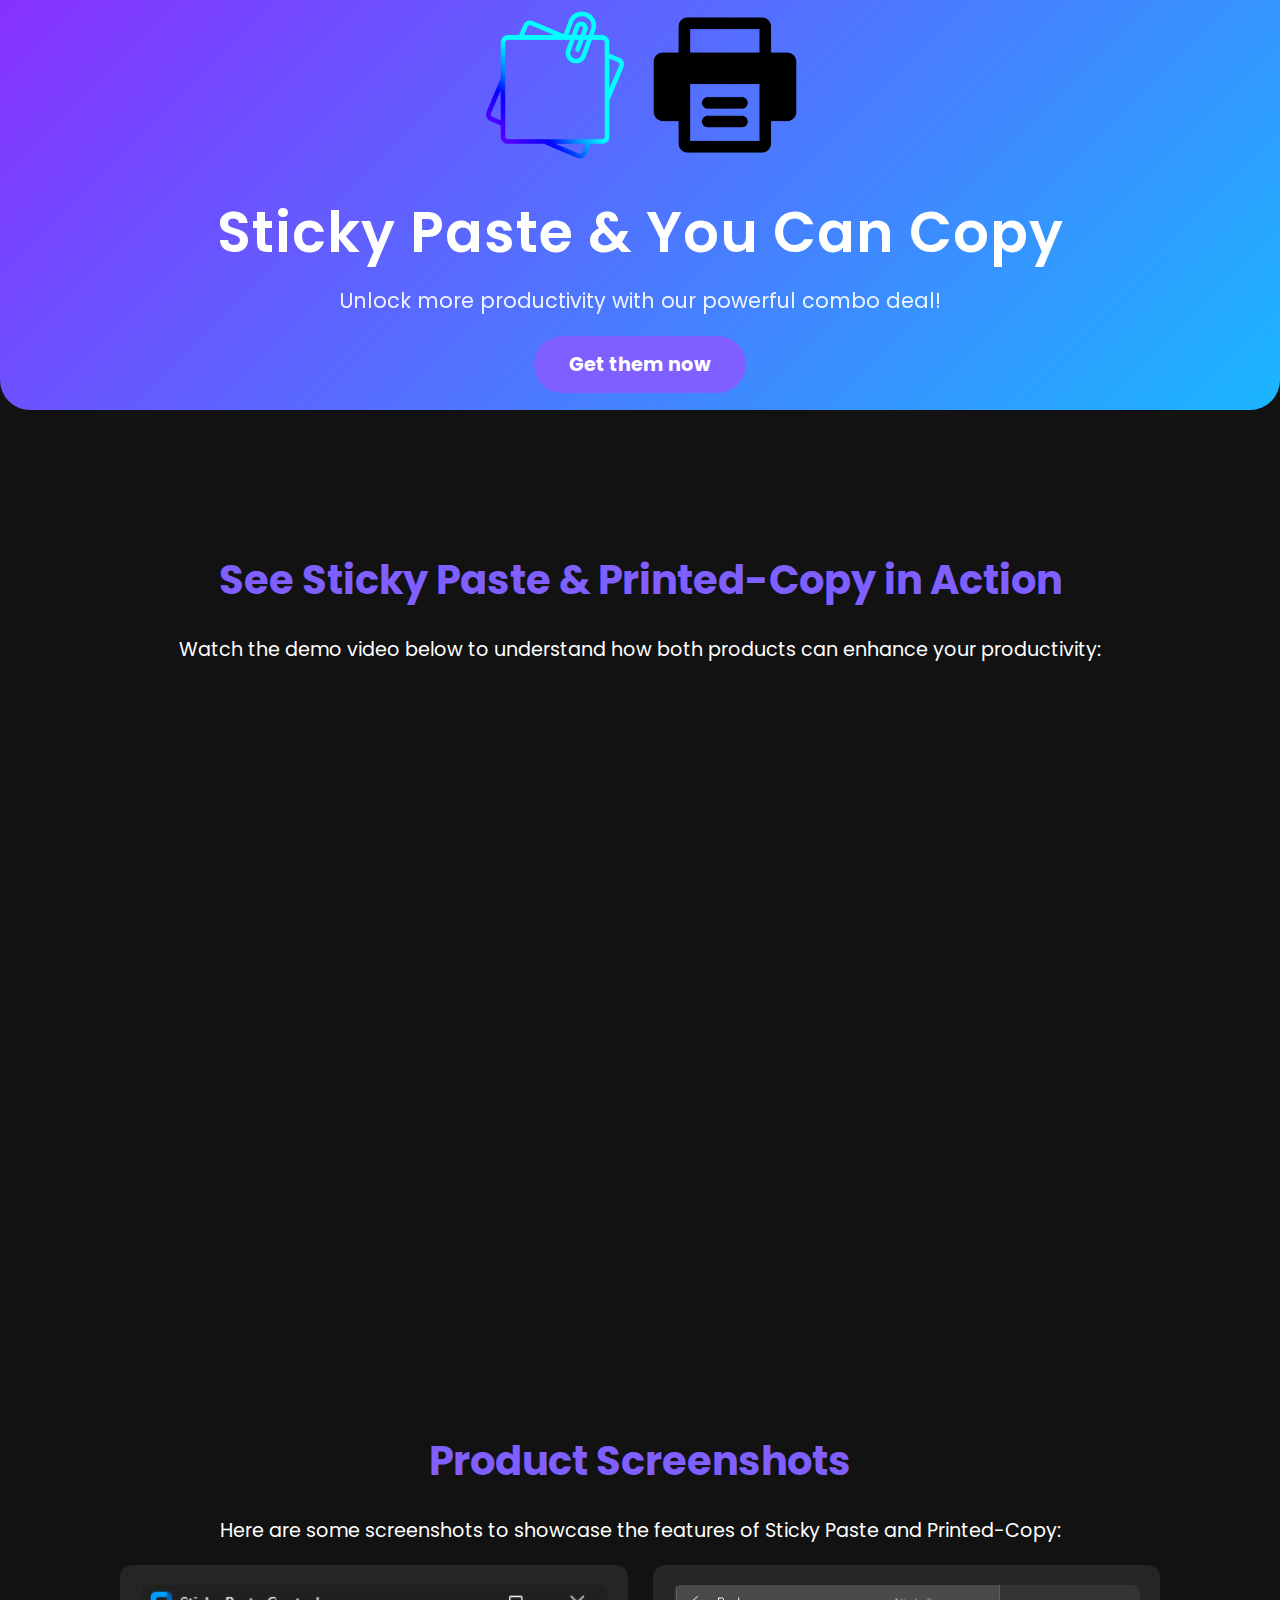
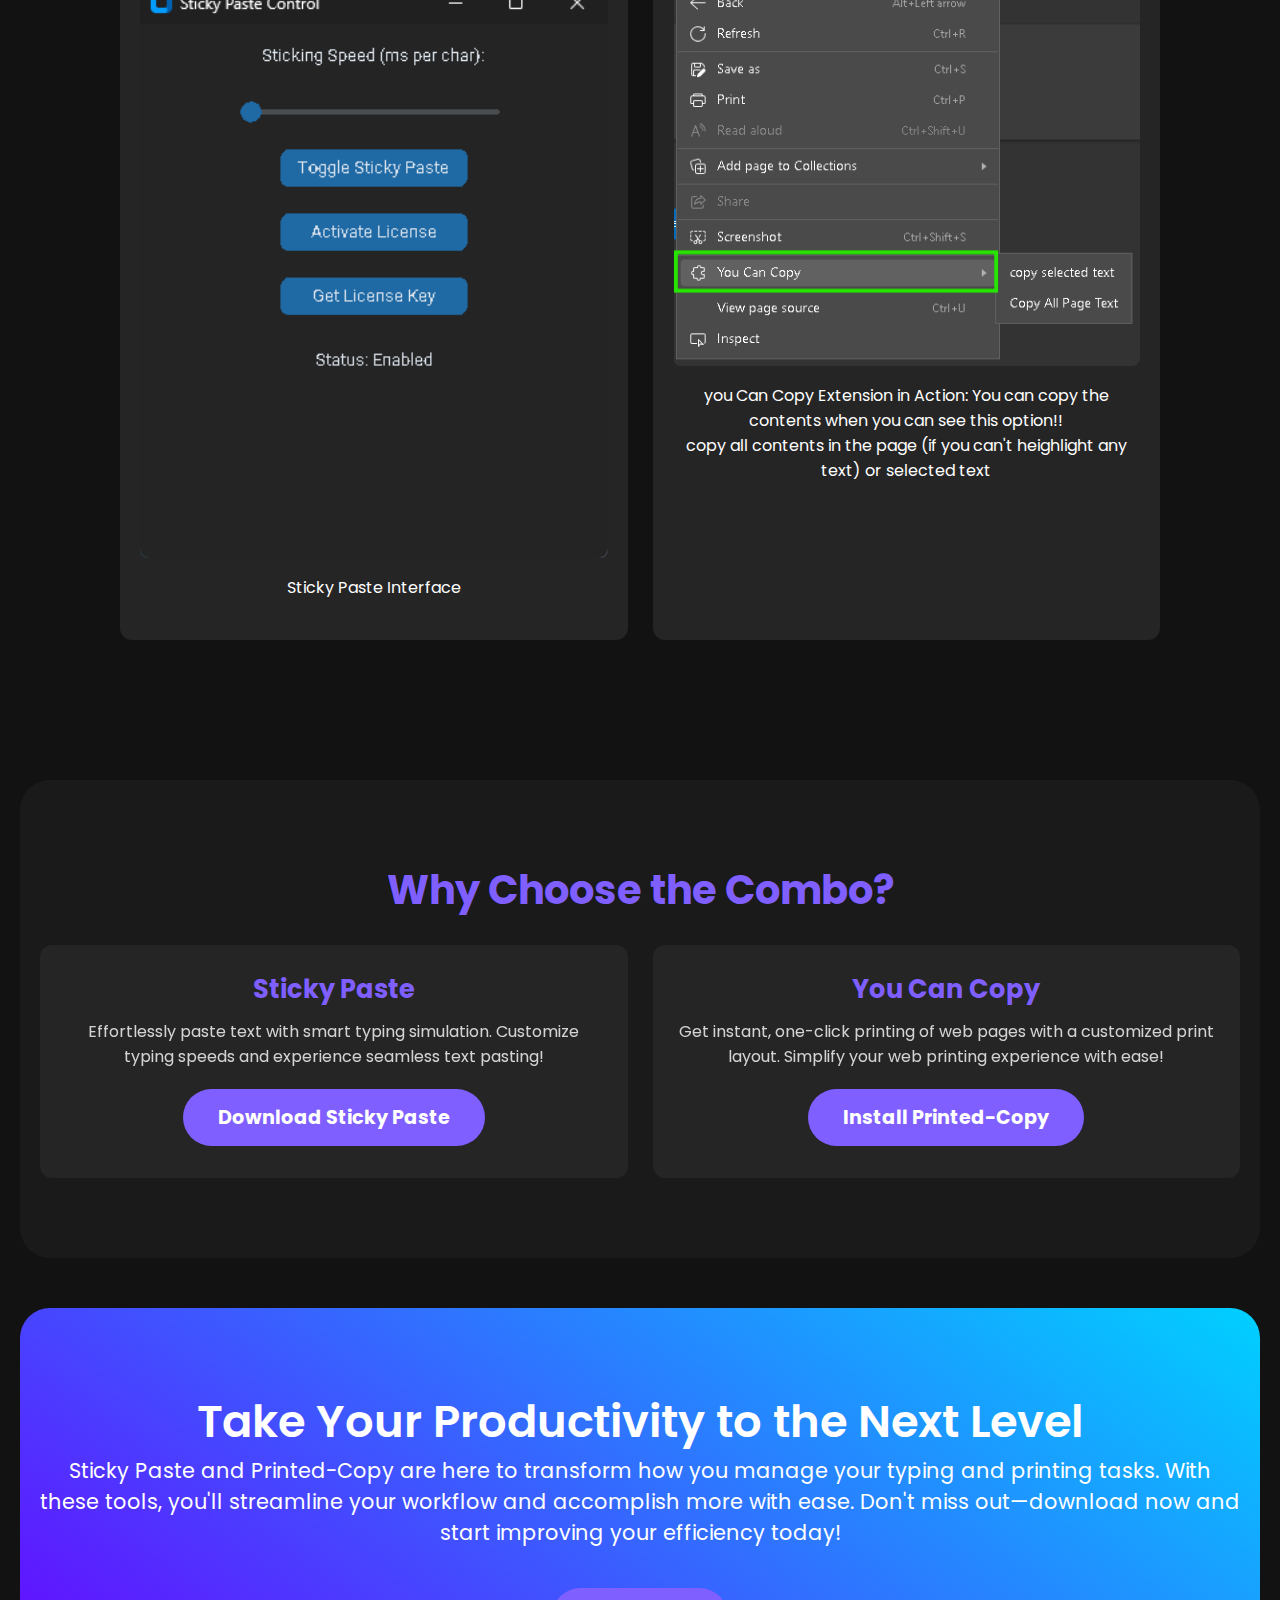
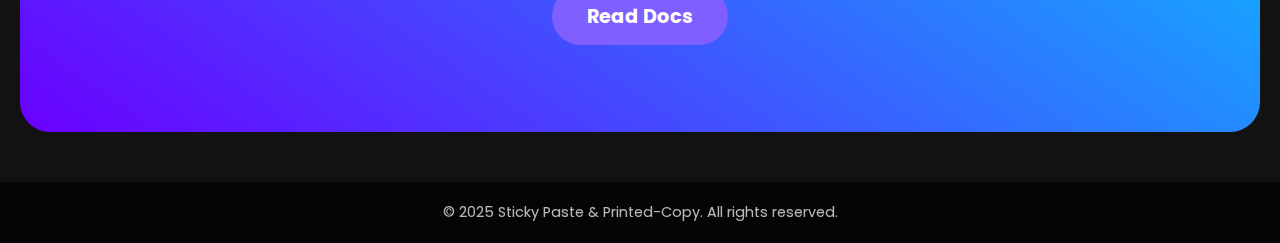
<file: index.html>
<!DOCTYPE html>
<html lang="en">
<head>
    <meta charset="UTF-8">
    <meta name="viewport" content="width=device-width, initial-scale=1.0">
    <title>Sticky Paste & Printed-Copy Combo</title>
    <link rel="stylesheet" href="styles.css">
      <link rel="icon" type="image/x-icon" href="logo.ico">
</head>
<body>

    <!-- Header Section -->
    <header>
        <div class="logo-container">
            <img src="sticky-notes.png"alt="Sticky Paste Logo" class="product-logo">
            <img src="printer.png" alt="Printed-Copy Logo" class="product-logo">
        </div>
        <h1>Sticky Paste & You Can Copy</h1>
       
        <p>Unlock more productivity with our powerful combo deal!</p>
        <a href="#products" class="btn">Get them now</a>
    </header>

    <!-- Demo Video Section -->
    <section class="demo-video">
        <div class="container">
            <h2>See Sticky Paste & Printed-Copy in Action</h2>
            <p>Watch the demo video below to understand how both products can enhance your productivity:</p>
            <div class="video-container">
<iframe width="100%" height="500" src="https://www.youtube.com/embed/oVn3h210Djs?si=KU8HXadinwyHjJH8" title="YouTube video player" frameborder="0" allow="accelerometer; autoplay; clipboard-write; encrypted-media; gyroscope; picture-in-picture; web-share" referrerpolicy="strict-origin-when-cross-origin" allowfullscreen></iframe>            </div>
        </div>
    </section>

    <!-- Product Images Section -->
    <section class="product-images">
        <div class="container">
            <h2>Product Screenshots</h2>
            <p>Here are some screenshots to showcase the features of Sticky Paste and Printed-Copy:</p>
            <div class="images-grid">
                <div class="image-item">
                    <img src="images/sticky paste (2).png" alt="Sticky Paste Screenshot 1" class="product-image">
                  
                    <p>Sticky Paste Interface</p>
                </div>
                <div class="image-item">
                    
                    <img src="images/you can copy.png" alt="Printed-Copy Screenshot 1" class="product-image">

                    <p>you Can Copy Extension in Action:
                        You can copy the contents when you can see  this option!! <br>copy all contents in the page (if you can't heighlight any text) or selected text</p>
                </div>
            </div>
        </div>
    </section>

    <!-- Combo Offer Section -->
    <section class="combo-offer" id="products">
        <h2>Why Choose the Combo?</h2>
        <div class="combo-grid">
            <div class="combo-item">
                <h3>Sticky Paste</h3>
                <p>Effortlessly paste text with smart typing simulation. Customize typing speeds and experience seamless text pasting!</p>
                <a href="https://www.mediafire.com/file/b0xqd5lh0i6zji5/stickyPastev2.zip/file" class="btn" download>Download Sticky Paste</a>
            </div>
            <div class="combo-item">
                <h3>You Can Copy</h3>
                <p>Get instant, one-click printing of web pages with a customized print layout. Simplify your web printing experience with ease!</p>
                <a href="https://vinothvbt.github.io/printed-copy/" class="btn">Install Printed-Copy</a>
            </div>
        </div>
    </section>

        <!-- CTA Section -->
    <section class="cta" id="buy">
        <h2>Take Your Productivity to the Next Level</h2>
        <p>Sticky Paste and Printed-Copy are here to transform how you manage your typing and printing tasks. With these tools, you'll streamline your workflow and accomplish more with ease. Don't miss out—download now and start improving your efficiency today!</p>
        <a href="docs.html" class="btn">Read Docs</a>
    </section>

    <!-- Footer -->
    <footer>
        <p>© 2025 Sticky Paste & Printed-Copy. All rights reserved.</p>
    </footer>
<script>
        // Function to check if the device is mobile
        function isMobileDevice() {
            return (typeof window.orientation !== "undefined") || (navigator.userAgent.indexOf('IEMobile') !== -1);
        }

        // Display an alert if the user is on a mobile device
        if (isMobileDevice()) {
            alert(" these softwares are not available for mobile phones! please open this website in your laptop or desktop");
        }
    </script>
</body>
</html>
</file>
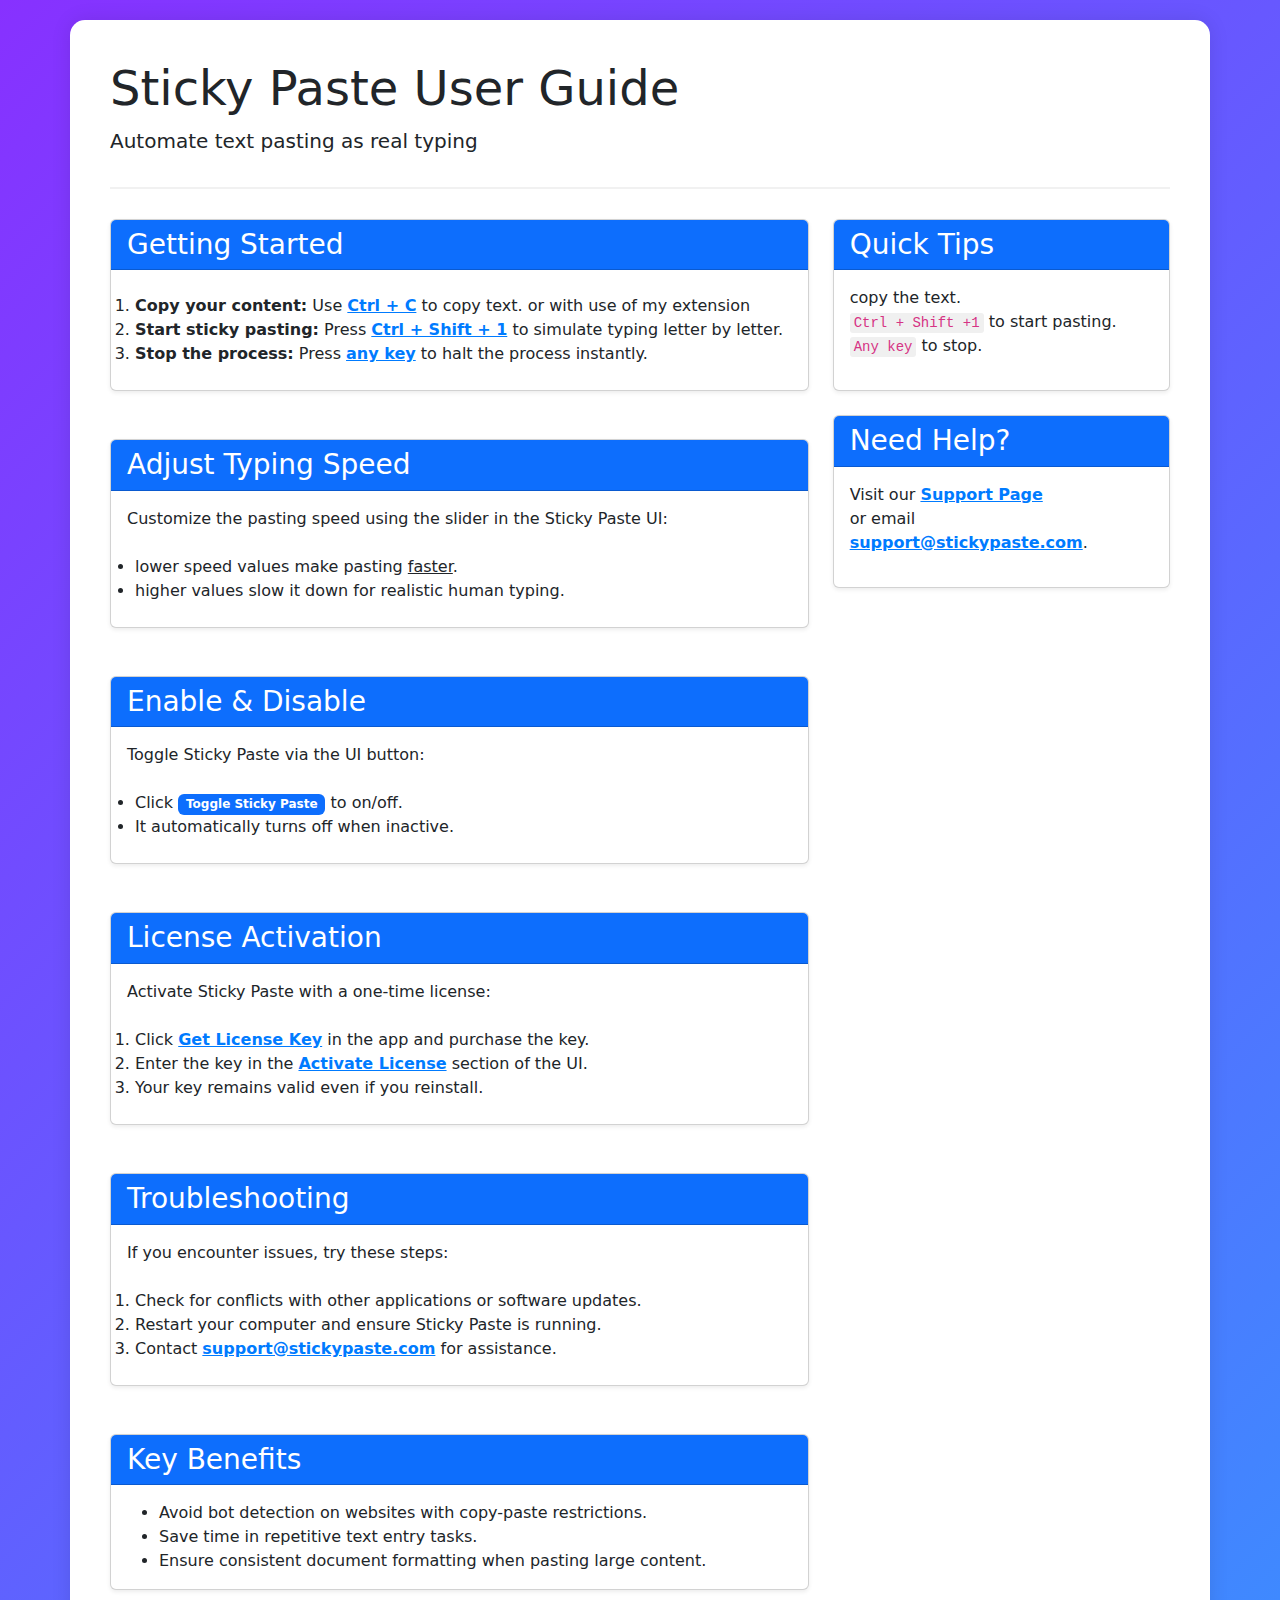
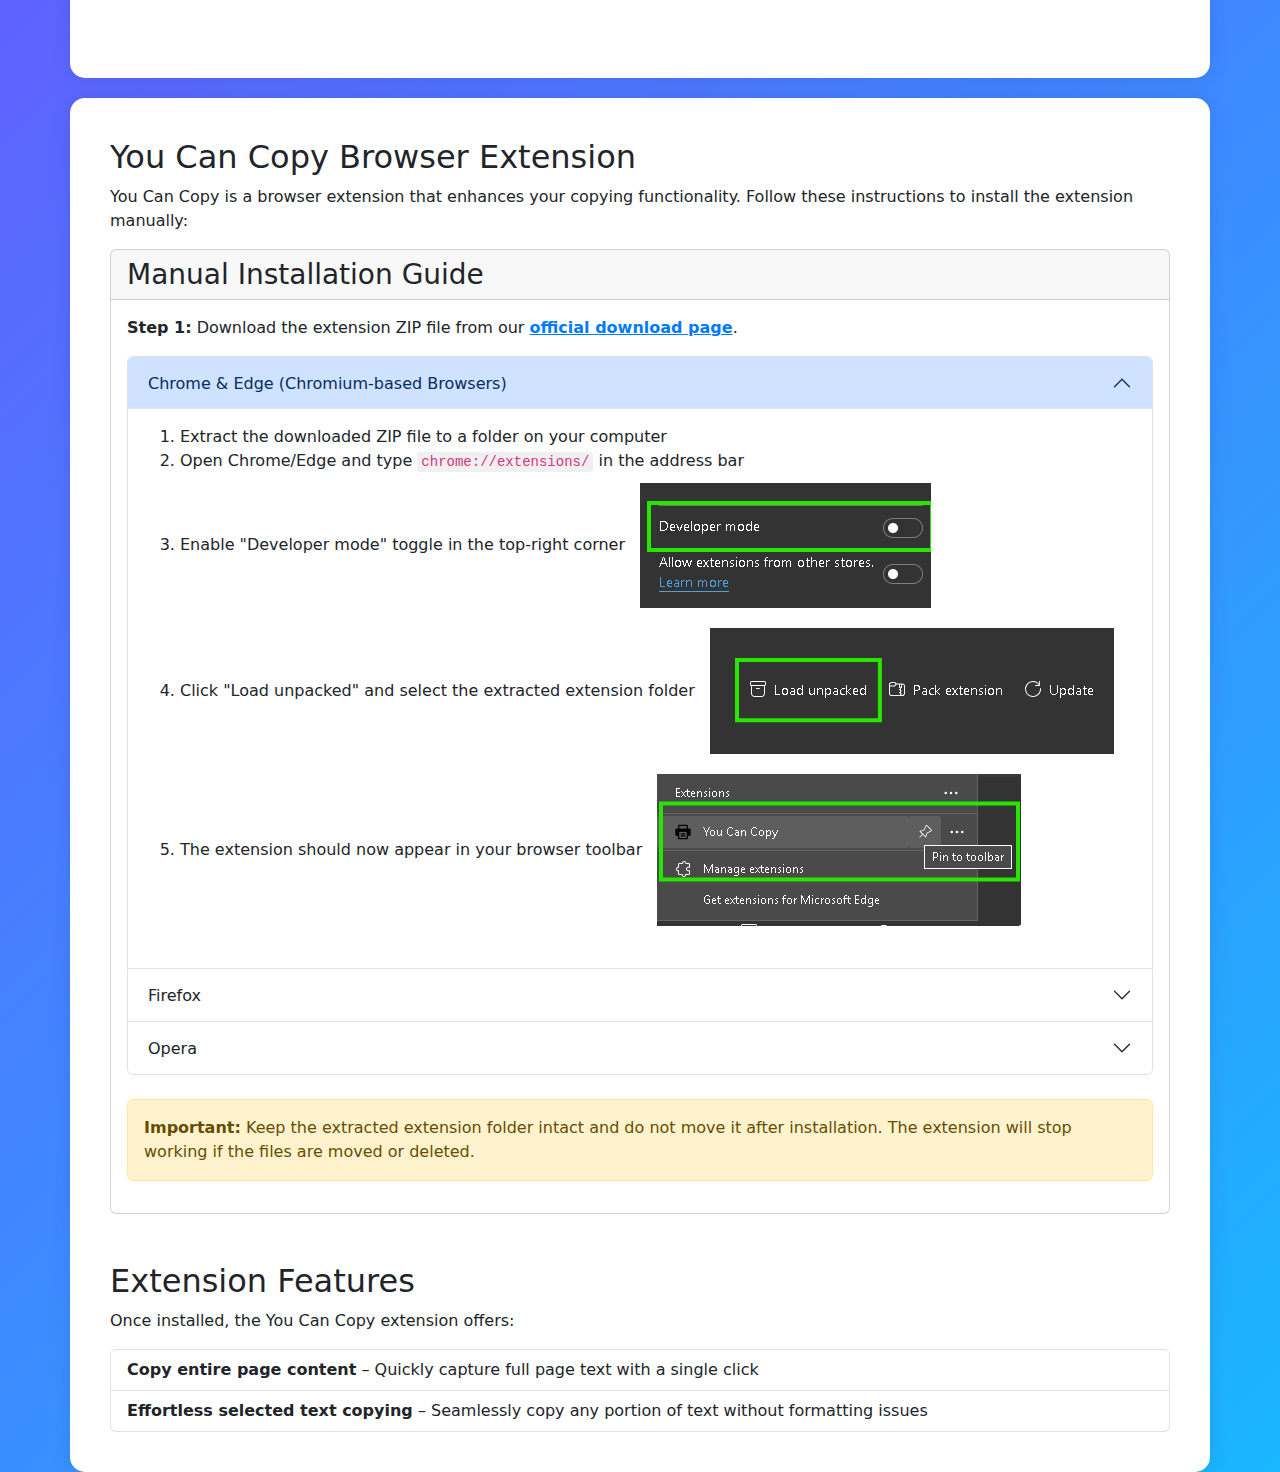
<file: docs.html>
<!DOCTYPE html>
<html lang="en">
<head>
    <meta charset="UTF-8">
    <meta name="viewport" content="width=device-width, initial-scale=1.0">
    <title>Sticky Paste User Guide</title>
    <link href="https://cdn.jsdelivr.net/npm/bootstrap@5.3.0/dist/css/bootstrap.min.css" rel="stylesheet">
    <style>
        body {
            background: linear-gradient(135deg, #8731ff, #1ab6ff);
            overflow-x: hidden;
        }
        .container {
            padding: 40px;
            background: white;
            border-radius: 15px;
            box-shadow: 0 0 20px rgba(0,0,0,0.1);
            margin-top: 20px;
        }
        .section-header {
            border-bottom: 2px solid #f1f1f1;
            padding-bottom: 15px;
            margin-bottom: 30px;
        }
        .highlight {
            text-decoration: underline;
            color: #007bff;
            font-weight: 600;
        }
        .custom-alert {
            background: #fff;
            border: 1px solid #ffebee;
            padding: 15px;
            border-radius: 5px;
            color: #bf360c;
        }
        code {
            background-color: #f0f0f0;
            padding: 2px 4px;
            border-radius: 3px;
            font-size: 0.875rem;
        }
        img{
            width: auto;
            height: auto;
            margin: 10px;
        }
    </style>
</head>
<body>

<div class="container">
    <div class="section-header">
        <h1 class="display-5">Sticky Paste User Guide</h1>
        <p class="lead">Automate text pasting as real typing</p>
    </div>

    <div class="row">
        <div class="col-md-8">
            <div class="card mb-5 shadow-sm">
                <div class="card-header bg-primary text-white">
                    <h3 class="mb-0">Getting Started</h3>
                </div>
                <div class="card-body">
                    <ol class="p-2 m-0">
                        <li><strong>Copy your content:</strong> Use <span class="highlight">Ctrl + C</span> to copy text. or with use of my extension</li>
                        <li><strong>Start sticky pasting:</strong> Press <span class="highlight">Ctrl + Shift + 1</span> to simulate typing letter by letter.</li>
                        <li><strong>Stop the process:</strong> Press <span class="highlight">any key</span> to halt the process instantly.</li>
                    </ol>
                </div>
            </div>

            <div class="card mb-5 shadow-sm">
                <div class="card-header bg-primary text-white">
                    <h3 class="mb-0">Adjust Typing Speed</h3>
                </div>
                <div class="card-body">
                    <p>Customize the pasting speed using the slider in the Sticky Paste UI:</p>
                    <ul class="p-2 m-0">
                        <li>lower speed values make pasting <u>faster</u>.</li>
                        <li>higher values slow it down for realistic human typing.</li>
                    </ul>
                </div>
            </div>

            <div class="card mb-5 shadow-sm">
                <div class="card-header bg-primary text-white">
                    <h3 class="mb-0">Enable & Disable</h3>
                </div>
                <div class="card-body">
                    <p>Toggle Sticky Paste via the UI button:</p>
                    <ul class="p-2 m-0">
                        <li>Click <span class="badge bg-primary">Toggle Sticky Paste</span> to on/off.</li>
                        <li>It automatically turns off when inactive.</li>
                    </ul>
                </div>
            </div>

            <div class="card mb-5 shadow-sm">
                <div class="card-header bg-primary text-white">
                    <h3 class="mb-0">License Activation</h3>
                </div>
                <div class="card-body">
                    <p>Activate Sticky Paste with a one-time license:</p>
                    <ol class="p-2 m-0">
                        <li>Click <span class="highlight">Get License Key</span> in the app and purchase the key.</li>
                        <li>Enter the key in the <span class="highlight">Activate License</span> section of the UI.</li>
                        <li>Your key remains valid even if you reinstall.</li>
                    </ol>
                </div>
            </div>

            <div class="card mb-5 shadow-sm">
                <div class="card-header bg-primary text-white">
                    <h3 class="mb-0">Troubleshooting</h3>
                </div>
                <div class="card-body">
                    <p>If you encounter issues, try these steps:</p>
                    <ol class="p-2 m-0">
                        <li>Check for conflicts with other applications or software updates.</li>
                        <li>Restart your computer and ensure Sticky Paste is running.</li>
                        <li>Contact <a href="mailto:support@stickypaste.com" class="highlight">support@stickypaste.com</a> for assistance.</li>
                    </ol>
                </div>
            </div>

            <div class="card mb-5 shadow-sm">
                <div class="card-header bg-primary text-white">
                    <h3 class="mb-0">Key Benefits</h3>
                </div>
                <div class="card-body">
                    <ul class="p- m-0">
                        <li>Avoid bot detection on websites with copy-paste restrictions.</li>
                        <li>Save time in repetitive text entry tasks.</li>
                        <li>Ensure consistent document formatting when pasting large content.</li>
                    </ul>
                </div>
            </div>
        </div>

        <div class="col-md-4">
            <div class="card shadow-sm mb-4">
                <div class="card-header bg-primary text-white">
                    <h3 class="mb-0">Quick Tips</h3>
                </div>
                <div class="card-body">
                    <p>
                         copy the text.<br>
                        <code>Ctrl + Shift +1</code> to start pasting.<br>
                        <code>Any key</code> to stop.
                    </p>
                </div>
            </div>
            
            <div class="card shadow-sm">
                <div class="card-header bg-primary text-white">
                    <h3 class="mb-0">Need Help?</h3>
                </div>
                <div class="card-body">
                    <p>
                        Visit our <a href="#" class="highlight">Support Page</a><br>
                        or email <a href="mailto:support@stickypaste.com" class="highlight">support@stickypaste.com</a>.
                    </p>
                </div>
            </div>
        </div>
    </div>
</div>


    
    <div class="container">
        <h2 id="you-can-copy-extension">You Can Copy Browser Extension</h2>
        <p>You Can Copy is a browser extension that enhances your copying functionality. Follow these instructions to install the extension manually:</p>
        
        <div class="card mb-4">
          <div class="card-header">
            <h3 class="mb-0">Manual Installation Guide</h3>
          </div>
          <div class="card-body">
            <p><strong>Step 1:</strong> Download the extension ZIP file from our <a href="index.html" class="highlight">official download page</a>.</p>
            
            <div class="accordion" id="browserAccordion">
              <div class="accordion-item">
                <h2 class="accordion-header">
                  <button class="accordion-button" type="button" data-bs-toggle="collapse" data-bs-target="#chrome-collapse">
                    Chrome & Edge (Chromium-based Browsers)
                  </button>
                </h2>
                <div id="chrome-collapse" class="accordion-collapse collapse show">
                  <div class="accordion-body">
                    <ol>
                      <li>Extract the downloaded ZIP file to a folder on your computer</li>
                      <li>Open Chrome/Edge and type <code>chrome://extensions/</code> in the address bar </li>
                      <li>Enable "Developer mode" toggle in the top-right corner <img src="images/you can copy (7).png" alt=""></li>
                      <li>Click "Load unpacked" and select the extracted extension folder <img src="images/you can copy (8).png" alt=""></li>
                      <li>The extension should now appear in your browser toolbar <img src="images/you can copy (3).png" alt=""></li>
                    </ol>
                  </div>
                </div>
              </div>
        
              <div class="accordion-item">
                <h2 class="accordion-header">
                  <button class="accordion-button collapsed" type="button" data-bs-toggle="collapse" data-bs-target="#firefox-collapse">
                    Firefox
                  </button>
                </h2>
                <div id="firefox-collapse" class="accordion-collapse collapse">
                  <div class="accordion-body">
                    <ol>
                      <li>Extract the downloaded ZIP file to a folder</li>
                      <li>Type <code>about:debugging</code> in the address bar</li>
                      <li>Click "This Firefox" tab</li>
                      <li>Click "Load Temporary Add-on"</li>
                      <li>Select the <code>manifest.json</code> file from the extracted folder</li>
                      <li>The extension will be loaded and appear in your toolbar</li>
                    </ol>
                  </div>
                </div>
              </div>
        
              <div class="accordion-item">
                <h2 class="accordion-header">
                  <button class="accordion-button collapsed" type="button" data-bs-toggle="collapse" data-bs-target="#opera-collapse">
                    Opera
                  </button>
                </h2>
                <div id="opera-collapse" class="accordion-collapse collapse">
                  <div class="accordion-body">
                    <ol>
                      <li>Extract the downloaded ZIP file</li>
                      <li>Type <code>opera://extensions</code> in the address bar</li>
                      <li>Enable "Developer mode"</li>
                      <li>Click "Load unpacked extension" and select the folder</li>
                    </ol>
                  </div>
                </div>
              </div>
            </div>
        
            <div class="alert alert-warning mt-4">
              <strong>Important:</strong> Keep the extracted extension folder intact and do not move it after installation. The extension will stop working if the files are moved or deleted.
            </div>
          </div>
        </div>
        
        <h2 id="extension-features" class="mt-5">Extension Features</h2>
        <p>Once installed, the You Can Copy extension offers:</p>
        <ul class="list-group">
        
          <li class="list-group-item"><strong>Copy entire page content</strong> – Quickly capture full page text with a single click</li>
          <li class="list-group-item"><strong>Effortless selected text copying</strong> – Seamlessly copy any portion of text without formatting issues</li>
    </div>
    <script src="https://cdn.jsdelivr.net/npm/bootstrap@5.3.0/dist/js/bootstrap.bundle.min.js"></script>    
</body>
</html>
</file>
<file: styles.css>
/* Import Google Fonts */
@import url('https://fonts.googleapis.com/css2?family=Poppins:wght@300;400;600&display=swap');

/* General Styles */
* {
    margin: 0;
    padding: 0;
    box-sizing: border-box;
    scroll-behavior: smooth;
}

body {
    font-family: 'Poppins', sans-serif;
    background-color: #121212;
    color: #ffffff;
    text-align: center;
}

/* Container */
.container {
    width: 90%;
    max-width: 1200px;
    margin: 0 auto;
    padding: 20px;
}

/* Header */
header {
    background: linear-gradient(135deg, #8731ff, #1ab6ff); /* Purple to Dark Purple */
    padding: 10px 20px;
    text-align: center;
    border-radius: 0 0 30px 30px;
    animation: fadeInDown 1s ease-in-out;
}

header h1 {
    font-size: 3.5rem;
    font-weight: 600;
    letter-spacing: 1px;
}

header p {
    font-size: 1.3rem;
    opacity: 0.9;
    margin-top: 10px;
}

/* Buttons */
.btn {
    display: inline-block;
    margin-top: 20px;
    padding: 14px 35px;
    background: #7f5fff; /* Purple */
    color: #fff;
    font-size: 1.2rem;
    font-weight: bold;
    text-decoration: none;
    border-radius: 40px;
    transition: 0.3s ease-in-out;
    position: relative;
    overflow: hidden;
}

.btn::before {
    content: "";
    position: absolute;
    top: 0;
    left: -100%;
    width: 100%;
    height: 100%;
    background: rgba(255, 255, 255, 0.2);
    transition:all 0.3s ease-in-out;
}

.btn:hover::before {
    left: 100%;
}

.btn:hover {
    background: #00e1ff; /* Darker Purple */
    color: #000;
    transform: scale(1.2);
    transform: translateY(10px);
    border-radius: 10px;
    transform: scale(1.05);
}

/* Combo Offer Section */
.combo-offer {
    padding: 80px 20px;
    background: #1a1a1a;
    border-radius: 30px;
    margin: 40px 20px;
    animation: fadeInUp 1s ease-in-out;
}

.combo-offer h2 {
    font-size: 2.5rem;
    margin-bottom: 25px;
    color: #7f5fff; /* Light Purple */
}

.combo-grid {
    display: grid;
    grid-template-columns: repeat(auto-fit, minmax(250px, 1fr));
    gap: 25px;
    margin-top: 20px;
}

.combo-item {
    background: #252525;
    padding: 25px;
    border-radius: 12px;
    transition: 0.4s ease-in-out;
    position: relative;
    overflow: hidden;
}

.combo-item::before {
    content: "";
    position: absolute;
    top: -100%;
    left: 0;
    width: 100%;
    height: 100%;
    background: rgba(255, 255, 255, 0.05);
    transition: 0.4s ease-in-out;
}

.combo-item:hover::before {
    top: 0;
}

.combo-item:hover {
    background: #282828;
    transform: scale(1.05);
}

.combo-item h3 {
    font-size: 1.6rem;
    color: #7f5fff; /* Light Purple */
}

.combo-item p {
    font-size: 1rem;
    opacity: 0.8;
    margin-top: 10px;
}

/* Combo Discount Section */
.combo-discount {
    padding: 80px 20px;
    background: linear-gradient(135deg, #6a00ff, #00d0ff); /* Purple Gradient */
    border-radius: 30px;
    margin: 50px 20px;
    animation: fadeInUp 1.2s ease-in-out;
}

.combo-discount h2 {
    font-size: 2.8rem;
    font-weight: 600;
    color: #fff;
}

.combo-discount p {
    font-size: 1.3rem;
    margin-bottom: 20px;
    color: #fff;
}

/* CTA Section */
.cta {
    background: linear-gradient(35deg, #6a00ff, #00d0ff); /* Purple Gradient */
    padding: 80px 20px;
    border-radius: 30px;
    margin: 50px 20px;
    animation: fadeInUp 1.2s ease-in-out;
}

.cta h2 {
    font-size: 2.8rem;
    font-weight: 600;
    color: #fff;
}

.cta p {
    font-size: 1.3rem;
    margin-bottom: 20px;
    color: #ffffff;
}

/* Footer */
footer {
    background: #000;
    padding: 20px;
    text-align: center;
    margin-top: 40px;
    font-size: 0.9rem;
    opacity: 0.7;
}

/* Animations */
@keyframes fadeInDown {
    from {
        opacity: 0;
        transform: translateY(-50px);
    }
    to {
        opacity: 1;
        transform: translateY(0);
    }
}

@keyframes fadeInUp {
    from {
        opacity: 0;
        transform: translateY(50px);
    }
    to {
        opacity: 1;
        transform: translateY(0);
    }
}
/* Logo Container */
.logo-container {
    display: flex;
    justify-content: center;
    align-items: center;
    gap: 20px;
    margin-bottom: 30px;
}

.product-logo {
    filter: contrast(500%);
    width: 150px;
    height: auto;
    border-radius: 10px;
}

/* Demo Video Section */
.demo-video {
    padding: 80px 20px;
    background: #121212;
    border-radius: 30px;
    margin: 40px 20px;
    animation: fadeInUp 1s ease-in-out;
}

.demo-video h2 {
    font-size: 2.5rem;
    margin-bottom: 25px;
    color: #7f5fff; /* Light Purple */
}

.demo-video p {
    font-size: 1.2rem;
    margin-bottom: 20px;
    color: #fff;
}

.video-container {
    width: 100%;
    max-width: 900px;
    height: fit-content;
    margin: 0 auto;
}

/* Product Images Section */
.product-images {
    padding: 80px 20px;
    background: #121212;
    border-radius: 30px;
    margin: 40px 20px;
    animation: fadeInUp 1s ease-in-out;
}

.product-images h2 {
    font-size: 2.5rem;
    margin-bottom: 25px;
    color: #7f5fff;
}

.product-images p {
    font-size: 1.2rem;
    margin-bottom: 20px;
    color: #fff;
}

.images-grid {
    display: grid;
    grid-template-columns: repeat(auto-fit, minmax(250px, 1fr));
    gap: 25px;
    margin-top: 20px;
}

.image-item {
    background: #252525;
    padding: 20px;
    border-radius: 12px;
    text-align: center;
    transition: 0.4s ease-in-out;
}

.image-item img {
    width: 100%;
    height: auto;
    border-radius: 8px;
    margin-bottom: 10px;
}

.image-item:hover {
    background: #333;
    transform: scale(1.05);
}

.image-item p {
    color: #fff;
    font-size: 1rem;
}
</file>
